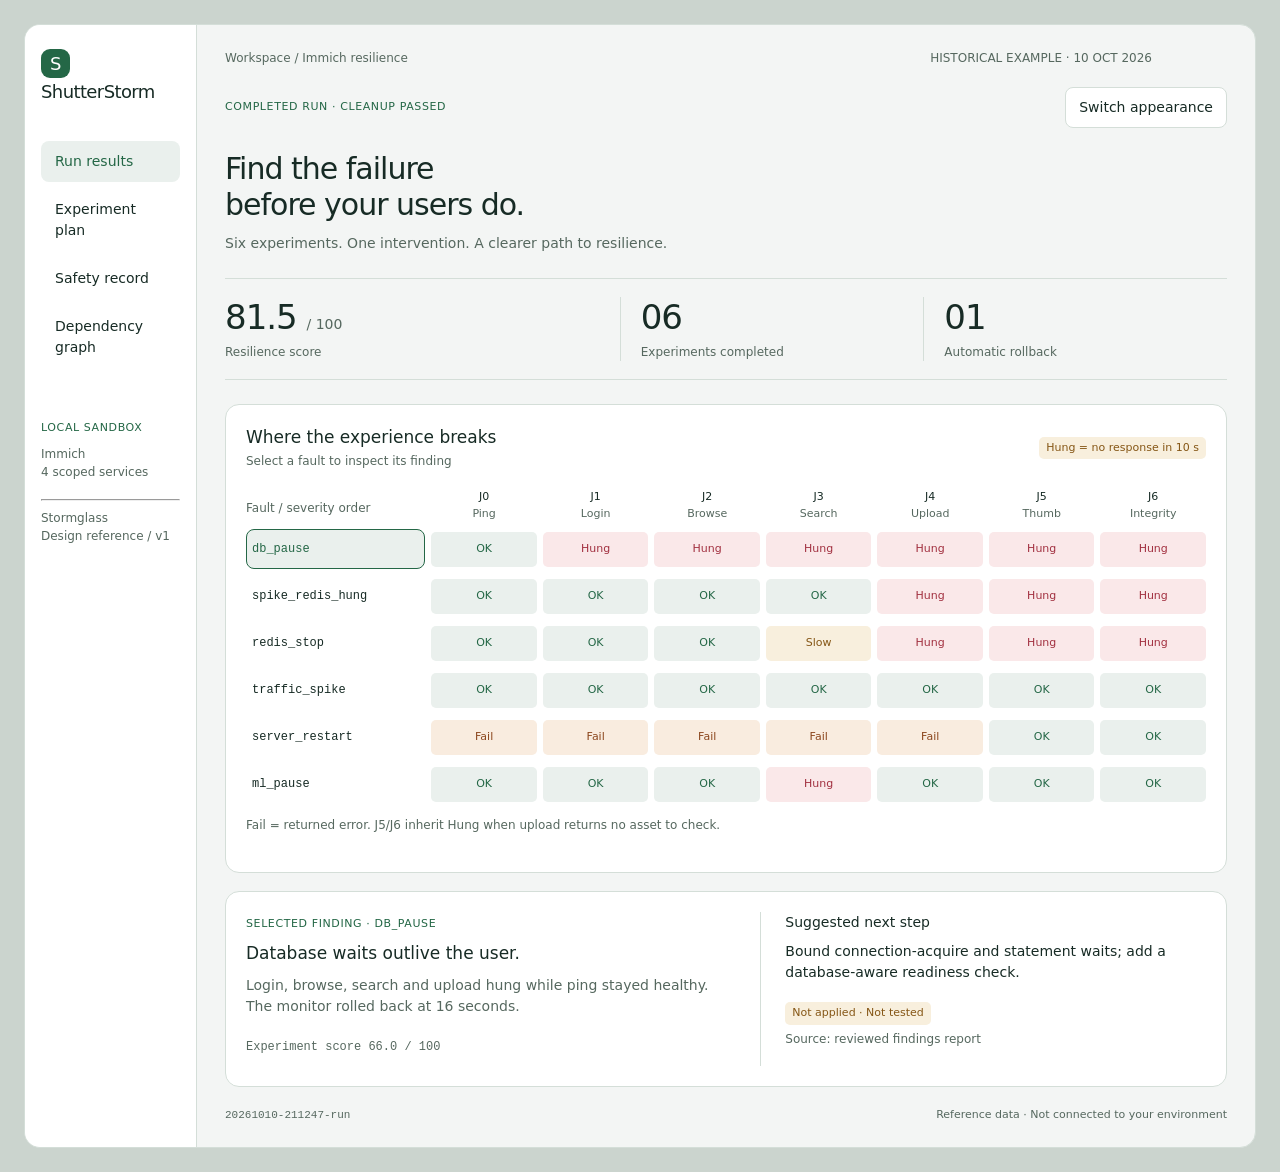
<file: docs/design/showcase.html>
<!doctype html><html lang="en"><head><meta charset="utf-8"><meta name="viewport" content="width=device-width,initial-scale=1"><title>ShutterStorm — Stormglass reference</title><style>body{margin:0;padding:24px;background:#cbd4ce}main{display:block}@media(max-width:640px){body{padding:8px}}</style></head><body><div id="stormglass" aria-label="ShutterStorm design showcase">
<style>
#stormglass{--sg-bg:light-dark(#f3f5f4,#101716);--sg-surface:light-dark(#fff,#18211f);--sg-soft:light-dark(#eaf0ed,#202d28);--sg-ink:light-dark(#172b25,#e7efea);--sg-muted:light-dark(#56685f,#acbdb3);--sg-line:light-dark(#d4ded8,#35473d);--sg-action:light-dark(#246746,#a7e7bd);--sg-on:light-dark(#fff,#11291b);--sg-red:light-dark(#a12f3f,#ffabaf);--sg-redbg:light-dark(#fae8e9,#40282c);--sg-amber:light-dark(#855615,#f0ca85);--sg-amberbg:light-dark(#f8efdd,#3c3424);--sg-orange:light-dark(#8b461d,#ffc094);--sg-orangebg:light-dark(#f9ecdf,#403024);font:14px/1.5 'Segoe UI',system-ui,sans-serif;color:var(--sg-ink);background:var(--sg-bg);border:1px solid var(--sg-line);border-radius:16px;overflow:hidden;color-scheme:light dark}
#stormglass *{box-sizing:border-box}#stormglass button,#stormglass select{font:inherit;color:inherit;cursor:pointer}#stormglass button:focus-visible,#stormglass select:focus-visible{outline:3px solid var(--sg-action);outline-offset:3px}#stormglass button{border:1px solid var(--sg-line);border-radius:8px;background:var(--sg-surface);padding:9px 13px;min-height:40px}#stormglass button:hover{background:var(--sg-soft)}#stormglass .sg-primary{background:var(--sg-action);color:var(--sg-on);border-color:var(--sg-action)}#stormglass .sg-primary:hover{filter:brightness(.92)}#stormglass .sg-shell{display:grid;grid-template-columns:172px minmax(0,1fr)}#stormglass .sg-rail{padding:24px 16px;background:var(--sg-surface);border-right:1px solid var(--sg-line)}#stormglass .sg-brand{font-weight:500;letter-spacing:-.6px;font-size:18px;margin-bottom:36px}#stormglass .sg-logo{display:inline-grid;place-items:center;width:29px;height:29px;background:var(--sg-action);color:var(--sg-on);border-radius:9px;margin-right:6px}#stormglass .sg-nav{display:grid;gap:7px}#stormglass .sg-nav button{text-align:left;border-color:transparent;background:transparent}#stormglass .sg-nav button[aria-pressed=true]{background:var(--sg-soft);color:var(--sg-action)}#stormglass .sg-railnote{margin-top:50px;color:var(--sg-muted);font-size:12px}#stormglass .sg-main{padding:24px 28px;min-width:0}#stormglass .sg-top,#stormglass .sg-row{display:flex;align-items:center;justify-content:space-between;gap:12px;flex-wrap:wrap}#stormglass .sg-top{padding-right:75px;color:var(--sg-muted);font-size:12px}#stormglass .sg-tag{font-size:11px;font-weight:500;letter-spacing:.6px;text-transform:uppercase;color:var(--sg-action)}#stormglass .sg-subtle{color:var(--sg-muted)}#stormglass h1{font-size:30px;line-height:1.2;letter-spacing:-1px;font-weight:500;max-width:530px;margin:23px 0 10px}#stormglass h2{font-size:17px;font-weight:500;margin:0}#stormglass h3{font-size:14px;font-weight:500;margin:0 0 8px}#stormglass p{margin:8px 0 18px}#stormglass .sg-metrics{display:grid;grid-template-columns:1.3fr 1fr 1fr;margin:24px 0;border-block:1px solid var(--sg-line);padding:18px 0}#stormglass .sg-metric{padding:0 20px;border-left:1px solid var(--sg-line)}#stormglass .sg-metric:first-child{padding-left:0;border:0}#stormglass .sg-number{font-size:34px;font-weight:500;letter-spacing:-1px;line-height:1.2;font-variant-numeric:tabular-nums}#stormglass .sg-number small{font-size:14px;color:var(--sg-muted);letter-spacing:0}#stormglass .sg-caption{font-size:12px;color:var(--sg-muted);margin-top:5px}#stormglass .sg-panel{padding:20px;background:var(--sg-surface);border:1px solid var(--sg-line);border-radius:14px;margin-top:18px}#stormglass .sg-matrix{display:grid;gap:7px;margin-top:18px}#stormglass .sg-mrow{display:grid;grid-template-columns:minmax(142px,1.7fr) repeat(7,minmax(0,1fr));gap:6px;align-items:center}#stormglass .sg-mrow>button{font:12px ui-monospace,Consolas,monospace;text-align:left;padding:8px 5px;overflow-wrap:anywhere;border-color:transparent}#stormglass .sg-mrow>button[aria-pressed=true]{color:var(--sg-action);background:var(--sg-soft);border-color:var(--sg-action)}#stormglass .sg-cell{padding:9px 0;text-align:center;border-radius:5px;font-size:11px;background:var(--sg-soft);color:var(--sg-action)}#stormglass .sg-cell.hung{background:var(--sg-redbg);color:var(--sg-red)}#stormglass .sg-cell.slow{background:var(--sg-amberbg);color:var(--sg-amber)}#stormglass .sg-cell.fail{background:var(--sg-orangebg);color:var(--sg-orange)}#stormglass .sg-col{font-size:11px;color:var(--sg-muted);text-align:center;overflow-wrap:anywhere}#stormglass .sg-col b{display:block;font-weight:500;color:var(--sg-ink)}#stormglass .sg-mobile{display:none}#stormglass .sg-detail{display:grid;grid-template-columns:1.1fr 1fr;gap:24px}#stormglass .sg-detail>div+div{border-left:1px solid var(--sg-line);padding-left:24px}#stormglass .sg-pill{display:inline-block;padding:3px 7px;border-radius:5px;background:var(--sg-amberbg);color:var(--sg-amber);font-size:11px}#stormglass .sg-mono{font-family:ui-monospace,Consolas,monospace}#stormglass .sg-foot{display:flex;justify-content:space-between;gap:10px;flex-wrap:wrap;margin-top:20px;color:var(--sg-muted);font-size:11px}#stormglass .sg-plan{list-style:none;margin:20px 0;padding:0;counter-reset:plan}#stormglass .sg-plan li{counter-increment:plan;padding:14px 0;border-bottom:1px solid var(--sg-line);display:flex;gap:16px}#stormglass .sg-plan li:before{content:counter(plan,decimal-leading-zero);font-family:monospace;color:var(--sg-muted)}#stormglass .sg-plan small{display:block;color:var(--sg-muted);margin-top:3px}#stormglass select{background:var(--sg-surface);border:1px solid var(--sg-line);padding:8px;border-radius:8px}#stormglass .sg-check{padding:16px 0;border-bottom:1px solid var(--sg-line)}#stormglass .sg-check strong{font-weight:500;color:var(--sg-action)}#stormglass [hidden]{display:none!important}#stormglass.sg-compact .sg-panel{padding:14px}#stormglass.sg-compact .sg-cell{padding:6px 0}#stormglass .sg-notice{font-size:12px;color:var(--sg-muted);margin-top:12px}
@media(max-width:900px){#stormglass .sg-shell{grid-template-columns:1fr}#stormglass .sg-rail{display:flex;flex-wrap:wrap;align-items:center;gap:15px;padding:16px;border-right:0;border-bottom:1px solid var(--sg-line)}#stormglass .sg-brand{margin:0}#stormglass .sg-nav{display:flex;flex-wrap:wrap}#stormglass .sg-railnote{display:none}#stormglass .sg-main{padding:22px}}
@media(max-width:640px){#stormglass .sg-main{padding:16px}#stormglass h1{font-size:26px}#stormglass .sg-top{padding-right:0}#stormglass .sg-metrics{grid-template-columns:1fr;gap:16px}#stormglass .sg-metric{padding:0;border:0;display:flex;align-items:center;justify-content:space-between}#stormglass .sg-mrow{grid-template-columns:repeat(4,minmax(0,1fr));padding:10px 0;border-bottom:1px solid var(--sg-line)}#stormglass .sg-mrow>button{grid-column:1/-1}#stormglass .sg-mrow.sg-head{display:none}#stormglass .sg-mobile{display:block;color:var(--sg-ink);font-size:11px}#stormglass .sg-detail{grid-template-columns:1fr;gap:12px}#stormglass .sg-detail>div+div{border-left:0;border-top:1px solid var(--sg-line);padding:16px 0 0}#stormglass button{min-height:44px}#stormglass .sg-panel{padding:14px}}
#stormglass .sg-topology{display:grid;grid-template-columns:minmax(0,1fr) 42px minmax(0,1.1fr) 42px minmax(0,1.25fr);align-items:center;gap:0;margin:26px 0}#stormglass .sg-deps{display:grid;gap:12px}#stormglass .sg-node{width:100%;text-align:left;padding:16px;min-width:0}#stormglass .sg-node strong{display:block;font-weight:500}#stormglass .sg-node small{display:block;font-size:11px;color:var(--sg-muted);overflow-wrap:anywhere;margin-top:6px}#stormglass .sg-node[aria-pressed=true]{border-color:var(--sg-action);background:var(--sg-soft)}#stormglass .sg-node.sg-undeclared{border-style:dashed}#stormglass .sg-arrow{text-align:center;color:var(--sg-muted);font-size:24px}#stormglass .sg-edge-label{display:block;font-size:10px;line-height:1.3}#stormglass .sg-graph-legend{display:flex;gap:18px;flex-wrap:wrap;font-size:12px;color:var(--sg-muted)}#stormglass .sg-evidence-line{padding:12px 0;border-bottom:1px solid var(--sg-line)}#stormglass .sg-journeys{display:flex;flex-wrap:wrap;gap:6px;margin:12px 0}#stormglass .sg-journeys span{padding:5px 8px;background:var(--sg-soft);border-radius:5px;font-size:12px}#stormglass .sg-branch{border-left:1px solid var(--sg-line);padding-left:12px;position:relative}#stormglass .sg-branch:before{content:'→';position:absolute;left:-20px;top:50%;color:var(--sg-muted)}
@media(max-width:640px){#stormglass .sg-topology{grid-template-columns:1fr;gap:10px}#stormglass .sg-arrow{transform:none}#stormglass .sg-arrow>span:first-child{display:none}#stormglass .sg-arrow:before{content:'↓'}#stormglass .sg-branch{margin-left:16px}#stormglass .sg-edge-label{font-size:11px}}
</style>
<div class="sg-shell">
<aside class="sg-rail"><div class="sg-brand"><span class="sg-logo">S</span>ShutterStorm</div><nav class="sg-nav" aria-label="Showcase screens"><button type="button" data-screen="results" aria-pressed="true">Run results</button><button type="button" data-screen="plan" aria-pressed="false">Experiment plan</button><button type="button" data-screen="safety" aria-pressed="false">Safety record</button></nav><div class="sg-railnote"><span class="sg-tag">Local sandbox</span><p>Immich<br>4 scoped services</p><hr><p>Stormglass<br>Design reference / v1</p></div></aside>
<main class="sg-main"><div class="sg-top"><span>Workspace / Immich resilience</span><span>HISTORICAL EXAMPLE · 10 OCT 2026</span></div><div class="sg-row" style="margin-top:20px"><span class="sg-tag">Completed run · Cleanup passed</span><button type="button" id="sg-theme" aria-label="Switch color appearance">Switch appearance</button></div>
<section data-page="results"><h1>Find the failure<br>before your users do.</h1><p class="sg-subtle">Six experiments. One intervention. A clearer path to resilience.</p><div class="sg-metrics"><div class="sg-metric"><div class="sg-number">81.5 <small>/ 100</small></div><div class="sg-caption">Resilience score</div></div><div class="sg-metric"><div class="sg-number">06</div><div class="sg-caption">Experiments completed</div></div><div class="sg-metric"><div class="sg-number">01</div><div class="sg-caption">Automatic rollback</div></div></div>
<div class="sg-panel"><div class="sg-row"><div><h2>Where the experience breaks</h2><span class="sg-caption">Select a fault to inspect its finding</span></div><span class="sg-pill">Hung = no response in 10 s</span></div><div class="sg-matrix" id="sg-matrix" aria-label="Fault by user journey outcomes"></div><p class="sg-notice">Fail = returned error. J5/J6 inherit Hung when upload returns no asset to check.</p></div>
<div class="sg-panel sg-detail" id="sg-detail" aria-live="polite"></div></section>
<section data-page="plan" hidden><h1>Purposeful faults.<br>Bounded impact.</h1><p class="sg-subtle">The six-experiment plan from this completed reference run.</p><div class="sg-panel"><div class="sg-row"><h2>Selected by the AI planner</h2><span class="sg-pill">Historical · live Mistral</span></div><ol class="sg-plan"><li><div>Restart the server<small>server_restart · Test the widest user-journey impact.</small></div></li><li><div>Freeze the database<small>db_pause · Expose silent waits and verify recovery.</small></div></li><li><div>Pause machine learning<small>ml_pause · Probe smart search's undeclared dependency.</small></div></li><li><div>Stop Redis<small>redis_stop · Test upload and background queue behavior.</small></div></li><li><div>Increase read traffic<small>traffic_spike · Exercise concurrent load.</small></div></li><li><div>Combine traffic and a frozen queue<small>spike_redis_hung · Test interacting failures.</small></div></li></ol><div class="sg-row"><label>Next plan budget <select id="sg-budget" aria-label="Example plan budget"><option>3</option><option>4</option><option>5</option><option selected>6</option></select></label><button type="button" class="sg-primary" id="sg-preview">Preview plan action</button></div><p id="sg-plan-message" class="sg-notice" aria-live="polite">Prototype only. No experiments will execute.</p></div><div class="sg-panel"><h2>Safety stays in scope</h2><p class="sg-subtle">75% error-rate limit · 8,000 ms successful-call p95 limit · one breached round · blast-radius checks enabled.</p><span class="sg-caption">Settings shown are reference defaults, not editable live controls.</span></div></section>
<section data-page="safety" hidden><h1>Stopped by design.<br>Restored with evidence.</h1><p class="sg-subtle">The database fault crossed a threshold. The monitor intervened.</p><div class="sg-panel"><div class="sg-row"><h2>Database freeze / db_pause</h2><span class="sg-pill">Auto-stopped</span></div><div class="sg-check"><span class="sg-tag">01 / Breach detected</span><p>80% of user calls failed against a 75% error-rate limit.</p></div><div class="sg-check"><span class="sg-tag">02 / Automatic rollback</span><p>Fault stopped at 16 seconds of the planned 35-second window.</p></div><div class="sg-check"><span class="sg-tag">03 / Recovery measured</span><p>User-journey recovery measured 0.6 seconds after undo.</p></div><div class="sg-check"><strong>18 / 18 cleanup checks passed</strong><p class="sg-subtle">Containers restored, CPU limits reset, no helper containers, probe assets deleted, journal empty, original configuration unchanged.</p></div></div><div class="sg-panel"><h2>A healthy ping can hide a frozen app</h2><p class="sg-subtle">Ping stayed healthy while database-dependent requests hung. Keep container health and user-journey evidence separate.</p></div></section>
<section data-page="graph" hidden><h1>The dependency you miss<br>is the failure you inherit.</h1><p class="sg-subtle">One entry point. Three backing services. An ML dependency absent from Compose.</p><div class="sg-panel"><div class="sg-row"><h2>Immich dependency map</h2><span class="sg-pill">1 undeclared dependency</span></div><p class="sg-caption">Arrows mean “calls / depends on”. Select a service to inspect its evidence.</p><div class="sg-topology" aria-label="Browser calls Immich server, which depends on PostgreSQL, Redis and machine learning"><div class="sg-node"><strong>Browser / API</strong><small>User journeys J0–J6</small></div><div class="sg-arrow" aria-hidden="true"><span>→</span><span class="sg-edge-label">HTTP<br>:2283</span></div><button type="button" class="sg-node" data-node="server" aria-pressed="false"><strong>Immich server</strong><small>immich_server<br>API + orchestration</small></button><div class="sg-arrow" aria-hidden="true"><span>→</span></div><div class="sg-deps"><div class="sg-branch"><button type="button" class="sg-node" data-node="database" aria-pressed="false"><strong>PostgreSQL</strong><small>:5432 · Compose + config<br>Observed impact: J1–J6</small></button></div><div class="sg-branch"><button type="button" class="sg-node" data-node="redis" aria-pressed="false"><strong>Redis</strong><small>:6379 · Compose + config<br>Observed impact: J3–J6</small></button></div><div class="sg-branch"><button type="button" class="sg-node sg-undeclared" data-node="ml" aria-pressed="true"><strong>Machine learning</strong><small>:3003 · Config only declaration<br>Observed impact: J3</small></button></div></div></div><div class="sg-graph-legend"><span>Solid outline · Declared in Compose</span><span>Dashed outline · Absent from Compose</span></div><p class="sg-notice">Connections are grouped by service pair; source-specific evidence appears below. This is historical topology, not live service health.</p></div><div id="sg-node-detail" class="sg-panel" aria-live="polite"></div></section>
<footer class="sg-foot"><span class="sg-mono">20261010-211247-run</span><span>Reference data · Not connected to your environment</span></footer></main></div>
<script>
(()=>{const root=document.getElementById('stormglass');const names=['Ping','Login','Browse','Search','Upload','Thumb','Integrity'];const data=[['db_pause','66.0',['ok','hung','hung','hung','hung','hung','hung'],'Database waits outlive the user.','Login, browse, search and upload hung while ping stayed healthy. The monitor rolled back at 16 seconds.','Bound connection-acquire and statement waits; add a database-aware readiness check.'],['spike_redis_hung','73.7',['ok','ok','ok','ok','hung','hung','hung'],'A frozen queue stalls uploads.','Combined traffic and a frozen Redis dependency left upload-dependent journeys hanging. Recovery after undo: 0.7 s.','Introduce a bounded wait around job enqueue. The configuration suggestion was rejected.'],['redis_stop','80.1',['ok','ok','ok','slow','hung','hung','hung'],'Down does not always mean fail-fast.','Redis shutdown left uploads hanging and search slow. Recovery after undo: 31.4 s.','Bound job-enqueue waits and return an explicit error.'],['traffic_spike','89.9',['ok','ok','ok','ok','ok','ok','ok'],'All journey outcomes stayed OK.','This experiment retained OK journey classifications. Its score still reflects measured latency and other factors.','No fix was recommended for this experiment.'],['server_restart','93.6',['fail','fail','fail','fail','fail','ok','ok'],'Visible errors beat silent waits.','Server restart produced fast failures on J0–J4. Recovery after undo: 0.7 s.','Consider a second server replica and bounded client retries.'],['ml_pause','85.4',['ok','ok','ok','hung','ok','ok','ok'],'Smart search waits in silence.','Smart search reached the 10-second timeout while the other journey outcomes stayed OK.','Evaluate a second ML instance and faster availability checks.']];
const matrix=root.querySelector('#sg-matrix');const header=document.createElement('div');header.className='sg-mrow sg-head';header.innerHTML='<span class="sg-caption">Fault / severity order</span>'+names.map((n,i)=>'<span class="sg-col"><b>J'+i+'</b>'+n+'</span>').join('');matrix.append(header);data.forEach((row,i)=>{const el=document.createElement('div');el.className='sg-mrow';const btn=document.createElement('button');btn.type='button';btn.textContent=row[0];btn.setAttribute('aria-pressed',i===0?'true':'false');btn.addEventListener('click',()=>select(i));el.append(btn);row[2].forEach((state,j)=>{const cell=document.createElement('span');cell.className='sg-cell '+state;cell.setAttribute('aria-label',row[0]+', J'+j+' '+names[j]+': '+state);cell.innerHTML='<span class="sg-mobile">J'+j+' '+names[j]+'</span>'+({ok:'OK',hung:'Hung',slow:'Slow',fail:'Fail'}[state]);el.append(cell)});matrix.append(el)});
function select(i){const d=data[i];matrix.querySelectorAll('button').forEach((b,k)=>b.setAttribute('aria-pressed',String(k===i)));root.querySelector('#sg-detail').innerHTML='<div><span class="sg-tag">Selected finding · '+d[0]+'</span><h2 style="margin-top:8px">'+d[3]+'</h2><p class="sg-subtle">'+d[4]+'</p><span class="sg-mono sg-caption">Experiment score '+d[1]+' / 100</span></div><div><h3>Suggested next step</h3><p>'+d[5]+'</p><span class="sg-pill">Not applied · Not tested</span><p class="sg-caption">Source: reviewed findings report</p></div>'}select(0);
root.querySelectorAll('[data-screen]').forEach(b=>b.addEventListener('click',()=>{root.querySelectorAll('[data-screen]').forEach(t=>t.setAttribute('aria-pressed',String(t===b)));root.querySelectorAll('[data-page]').forEach(p=>p.hidden=p.dataset.page!==b.dataset.screen)}));let dark=matchMedia('(prefers-color-scheme: dark)').matches;root.querySelector('#sg-theme').addEventListener('click',()=>{dark=!dark;root.style.colorScheme=dark?'dark':'light'});root.querySelector('#sg-preview').addEventListener('click',()=>{root.querySelector('#sg-plan-message').textContent='Preview: production would request a new '+root.querySelector('#sg-budget').value+'-experiment dry plan. This reference executed nothing.'});const opts={compact:false};if(globalThis.Tweak){const tweak=new Tweak({container:root,onChange:()=>root.classList.toggle('sg-compact',opts.compact)});tweak.addToggle(opts,'compact',{label:'Compact spacing'})}
const graphNav=document.createElement('button');graphNav.type='button';graphNav.textContent='Dependency graph';graphNav.dataset.screen='graph';graphNav.setAttribute('aria-pressed','false');root.querySelector('.sg-nav').append(graphNav);graphNav.addEventListener('click',()=>{root.querySelectorAll('[data-screen]').forEach(t=>t.setAttribute('aria-pressed',String(t===graphNav)));root.querySelectorAll('[data-page]').forEach(p=>p.hidden=p.dataset.page!=='graph')});
const services={ml:{title:'Machine learning',tag:'Undeclared in Compose',journeys:['J3 Smart search'],declared:'No server → ML depends_on entry in Compose.',config:'machineLearning.urls points to immich-machine-learning:3003.',observed:'J3 broke under ml_pause. The experiment confirms a runtime dependency that Compose alone misses.'},database:{title:'PostgreSQL',tag:'Declared + observed',journeys:['J1 Login','J2 Browse','J3 Smart search','J4 Upload','J5 Thumbnail','J6 Integrity'],declared:'server → database is declared through depends_on.',config:'DB_HOSTNAME resolves to database:5432 (Immich default in this run).',observed:'J1–J6 were impacted under db_pause. J5/J6 inherit Hung when the upload does not return an asset.'},redis:{title:'Redis',tag:'Declared + observed',journeys:['J4 Upload','J5 Thumbnail'],declared:'server → redis is declared through depends_on.',config:'REDIS_HOSTNAME resolves to redis:6379 (Immich default in this run).',observed:'redis_stop affected J3–J6; spike_redis_hung affected J4–J6. This exceeds the direct predicted J4/J5 dependency set. J6 can be blocked by a missing upload asset.'},server:{title:'Immich server',tag:'Public entry point',journeys:['J0 Ping','J1 Login','J2 Browse','J3 Smart search','J4 Upload','J5 Thumbnail','J6 Integrity'],declared:'Browser → server HTTP :2283 comes from the published Compose port. Server declares dependencies on database and Redis.',config:'Runtime configuration adds ML and resolves the database and Redis host settings.',observed:'server_restart produced fast failures on J0–J4; J5/J6 retained OK outcomes. Predicted dependency does not guarantee observed failure.'}};
function selectNode(key){const d=services[key];root.querySelectorAll('[data-node]').forEach(b=>b.setAttribute('aria-pressed',String(b.dataset.node===key)));root.querySelector('#sg-node-detail').innerHTML='<div class="sg-row"><h2>'+d.title+'</h2><span class="sg-pill">'+d.tag+'</span></div><div class="sg-evidence-line"><span class="sg-tag">Compose evidence</span><div>'+d.declared+'</div></div><div class="sg-evidence-line"><span class="sg-tag">Runtime configuration</span><div>'+d.config+'</div></div><div class="sg-evidence-line"><span class="sg-tag">Empirical evidence</span><div>'+d.observed+'</div></div><h3 style="margin-top:16px">Predicted dependent journeys</h3><div class="sg-journeys">'+d.journeys.map(j=>'<span>'+j+'</span>').join('')+'</div><span class="sg-caption">Source: saved dependency graph + deterministic journey map</span>'}root.querySelectorAll('[data-node]').forEach(b=>b.addEventListener('click',()=>selectNode(b.dataset.node)));selectNode('ml');
})();
</script>
</div>
</body></html>
</file>
